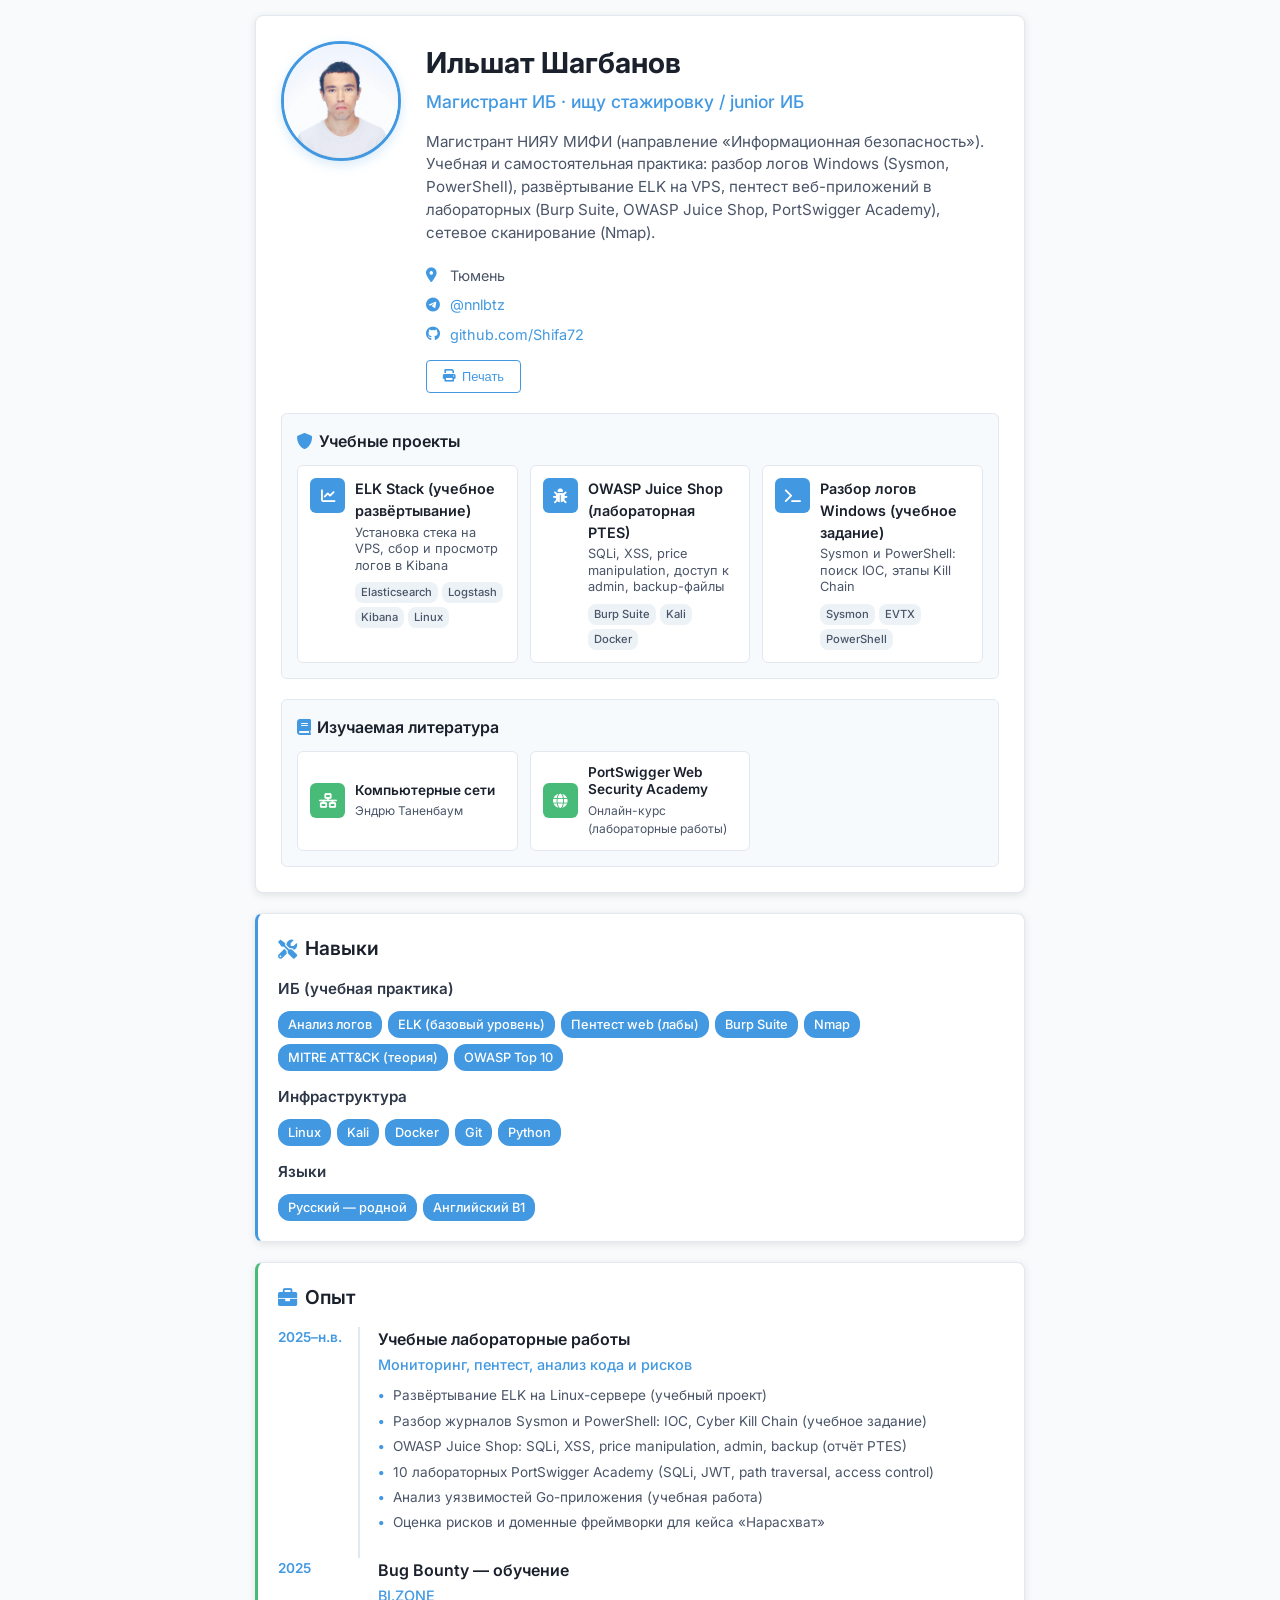
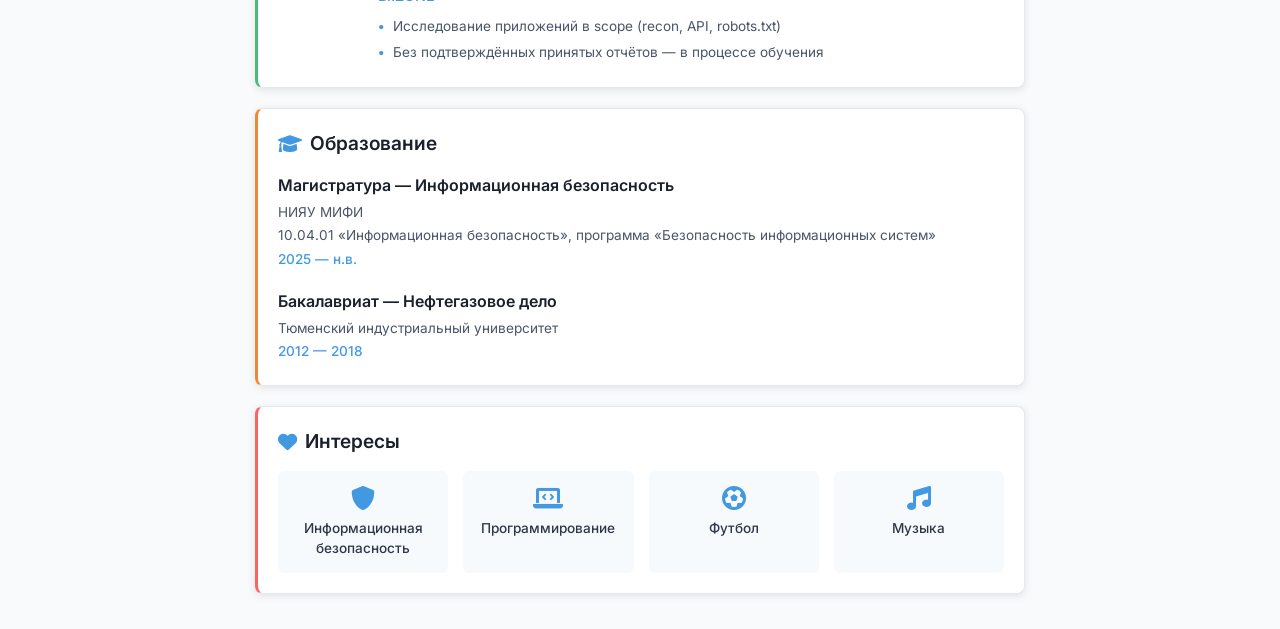
<file: index.html>
<!DOCTYPE html>
<html lang="ru">
    <head>
        <meta charset="UTF-8">
        <meta name="viewport" content="width=device-width, initial-scale=1.0">
        <meta name="description" content="Ильшат Шагбанов — магистрант МИФИ, junior ИБ, учебная практика SOC и пентеста">
        <title>Ильшат Шагбанов — Информационная безопасность</title>
        <link href="style.css" rel="stylesheet"/>
        <link rel="stylesheet" href="https://cdnjs.cloudflare.com/ajax/libs/font-awesome/6.0.0/css/all.min.css">
    </head>

    <body>
        <div class="container">
            <header class="header">
                <div class="profile-section">
                    <img src="IMG_9881.jpg" alt="Ильшат Шагбанов" class="avatar" />
                    <div class="profile-info">
                        <h1>Ильшат Шагбанов</h1>
                        <h2>Магистрант ИБ · ищу стажировку / junior ИБ</h2>
                        <p class="summary">
                            Магистрант НИЯУ МИФИ (направление «Информационная безопасность»).
                            Учебная и самостоятельная практика: разбор логов Windows (Sysmon, PowerShell),
                            развёртывание ELK на VPS, пентест веб-приложений в лабораторных
                            (Burp Suite, OWASP Juice Shop, PortSwigger Academy), сетевое сканирование (Nmap).
                        </p>

                        <div class="contact-info">
                            <div class="contact-item">
                                <i class="fas fa-map-marker-alt"></i>
                                <span>Тюмень</span>
                            </div>
                            <div class="contact-item">
                                <i class="fab fa-telegram"></i>
                                <a href="https://t.me/nnlbtz" target="_blank">@nnlbtz</a>
                            </div>
                            <div class="contact-item">
                                <i class="fab fa-github"></i>
                                <a href="https://github.com/Shifa72" target="_blank">github.com/Shifa72</a>
                            </div>
                        </div>

                        <div class="action-buttons">
                            <button class="btn btn-secondary" onclick="printResume()">
                                <i class="fas fa-print"></i> Печать
                            </button>
                        </div>
                    </div>
                </div>

                <div class="featured-projects">
                    <h3><i class="fas fa-shield-alt"></i> Учебные проекты</h3>
                    <div class="projects-preview">
                        <div class="project-preview-item">
                            <div class="project-icon">
                                <i class="fas fa-chart-line"></i>
                            </div>
                            <div class="project-info">
                                <h4>ELK Stack (учебное развёртывание)</h4>
                                <p>Установка стека на VPS, сбор и просмотр логов в Kibana</p>
                                <div class="project-tech-preview">
                                    <span>Elasticsearch</span>
                                    <span>Logstash</span>
                                    <span>Kibana</span>
                                    <span>Linux</span>
                                </div>
                            </div>
                        </div>
                        <div class="project-preview-item">
                            <div class="project-icon">
                                <i class="fas fa-bug"></i>
                            </div>
                            <div class="project-info">
                                <h4>OWASP Juice Shop (лабораторная PTES)</h4>
                                <p>SQLi, XSS, price manipulation, доступ к admin, backup-файлы</p>
                                <div class="project-tech-preview">
                                    <span>Burp Suite</span>
                                    <span>Kali</span>
                                    <span>Docker</span>
                                </div>
                            </div>
                        </div>
                        <div class="project-preview-item">
                            <div class="project-icon">
                                <i class="fas fa-terminal"></i>
                            </div>
                            <div class="project-info">
                                <h4>Разбор логов Windows (учебное задание)</h4>
                                <p>Sysmon и PowerShell: поиск IOC, этапы Kill Chain</p>
                                <div class="project-tech-preview">
                                    <span>Sysmon</span>
                                    <span>EVTX</span>
                                    <span>PowerShell</span>
                                </div>
                            </div>
                        </div>
                    </div>
                </div>

                <div class="learning-resources">
                    <h3><i class="fas fa-book"></i> Изучаемая литература</h3>
                    <div class="books-grid">
                        <div class="book-item">
                            <div class="book-icon">
                                <i class="fas fa-network-wired"></i>
                            </div>
                            <div class="book-info">
                                <h4>Компьютерные сети</h4>
                                <p>Эндрю Таненбаум</p>
                            </div>
                        </div>
                        <div class="book-item">
                            <div class="book-icon">
                                <i class="fas fa-globe"></i>
                            </div>
                            <div class="book-info">
                                <h4>PortSwigger Web Security Academy</h4>
                                <p>Онлайн-курс (лабораторные работы)</p>
                            </div>
                        </div>
                    </div>
                </div>
            </header>

            <section class="card bg-blue">
                <h2><i class="fas fa-tools"></i> Навыки</h2>
                <div class="skills-grid">
                    <div class="skill-category">
                        <h3>ИБ (учебная практика)</h3>
                        <div class="skill-tags">
                            <span class="skill-tag">Анализ логов</span>
                            <span class="skill-tag">ELK (базовый уровень)</span>
                            <span class="skill-tag">Пентест web (лабы)</span>
                            <span class="skill-tag">Burp Suite</span>
                            <span class="skill-tag">Nmap</span>
                            <span class="skill-tag">MITRE ATT&CK (теория)</span>
                            <span class="skill-tag">OWASP Top 10</span>
                        </div>
                    </div>
                    <div class="skill-category">
                        <h3>Инфраструктура</h3>
                        <div class="skill-tags">
                            <span class="skill-tag">Linux</span>
                            <span class="skill-tag">Kali</span>
                            <span class="skill-tag">Docker</span>
                            <span class="skill-tag">Git</span>
                            <span class="skill-tag">Python</span>
                        </div>
                    </div>
                    <div class="skill-category">
                        <h3>Языки</h3>
                        <div class="skill-tags">
                            <span class="skill-tag">Русский — родной</span>
                            <span class="skill-tag">Английский B1</span>
                        </div>
                    </div>
                </div>
            </section>

            <section class="card bg-green">
                <h2><i class="fas fa-briefcase"></i> Опыт</h2>
                <div class="timeline">
                    <div class="timeline-item">
                        <div class="timeline-date">2025–н.в.</div>
                        <div class="timeline-content">
                            <h3>Учебные лабораторные работы</h3>
                            <h4>Мониторинг, пентест, анализ кода и рисков</h4>
                            <ul>
                                <li>Развёртывание ELK на Linux-сервере (учебный проект)</li>
                                <li>Разбор журналов Sysmon и PowerShell: IOC, Cyber Kill Chain (учебное задание)</li>
                                <li>OWASP Juice Shop: SQLi, XSS, price manipulation, admin, backup (отчёт PTES)</li>
                                <li>10 лабораторных PortSwigger Academy (SQLi, JWT, path traversal, access control)</li>
                                <li>Анализ уязвимостей Go-приложения (учебная работа)</li>
                                <li>Оценка рисков и доменные фреймворки для кейса «Нарасхват»</li>
                            </ul>
                        </div>
                    </div>
                    <div class="timeline-item">
                        <div class="timeline-date">2025</div>
                        <div class="timeline-content">
                            <h3>Bug Bounty — обучение</h3>
                            <h4>BI.ZONE</h4>
                            <ul>
                                <li>Исследование приложений в scope (recon, API, robots.txt)</li>
                                <li>Без подтверждённых принятых отчётов — в процессе обучения</li>
                            </ul>
                        </div>
                    </div>
                </div>
            </section>

            <section class="card bg-yellow">
                <h2><i class="fas fa-graduation-cap"></i> Образование</h2>
                <div class="education-item">
                    <h3>Магистратура — Информационная безопасность</h3>
                    <p>НИЯУ МИФИ</p>
                    <p>10.04.01 «Информационная безопасность», программа «Безопасность информационных систем»</p>
                    <p class="education-year">2025 — н.в.</p>
                </div>
                <div class="education-item" style="margin-top: 20px;">
                    <h3>Бакалавриат — Нефтегазовое дело</h3>
                    <p>Тюменский индустриальный университет</p>
                    <p class="education-year">2012 — 2018</p>
                </div>
            </section>

            <section class="card bg-red">
                <h2><i class="fas fa-heart"></i> Интересы</h2>
                <div class="interests-grid">
                    <div class="interest-item">
                        <i class="fas fa-shield-alt"></i>
                        <span>Информационная безопасность</span>
                    </div>
                    <div class="interest-item">
                        <i class="fas fa-laptop-code"></i>
                        <span>Программирование</span>
                    </div>
                    <div class="interest-item">
                        <i class="fas fa-futbol"></i>
                        <span>Футбол</span>
                    </div>
                    <div class="interest-item">
                        <i class="fas fa-music"></i>
                        <span>Музыка</span>
                    </div>
                </div>
            </section>
        </div>

        <script src="script.js"></script>

        <!-- Yandex.Metrika counter -->
        <script type="text/javascript">
            (function(m,e,t,r,i,k,a){
                m[i]=m[i]||function(){(m[i].a=m[i].a||[]).push(arguments)};
                m[i].l=1*new Date();
                for (var j = 0; j < document.scripts.length; j++) {if (document.scripts[j].src === r) { return; }}
                k=e.createElement(t),a=e.getElementsByTagName(t)[0],k.async=1,k.src=r,a.parentNode.insertBefore(k,a)
            })(window, document,'script','https://mc.yandex.ru/metrika/tag.js?id=110201601', 'ym');

            ym(110201601, 'init', {ssr:true, webvisor:true, clickmap:true, ecommerce:"dataLayer", referrer: document.referrer, url: location.href, accurateTrackBounce:true, trackLinks:true});
        </script>
        <noscript><div><img src="https://mc.yandex.ru/watch/110201601" style="position:absolute; left:-9999px;" alt="" /></div></noscript>
        <!-- /Yandex.Metrika counter -->
    </body>
</html>
</file>
<file: style.css>
@import url('https://fonts.googleapis.com/css2?family=Inter:wght@300;400;500;600;700&display=swap');

* {
    margin: 0;
    padding: 0;
    box-sizing: border-box;
}

body {
    background: #f8fafc;
    color: #2d3748;
    font-family: 'Inter', sans-serif;
    line-height: 1.5;
    min-height: 100vh;
    font-size: 14px;
}

.container {
    max-width: 800px;
    margin: 0 auto;
    padding: 15px;
}

/* Header Styles */
.header {
    background: white;
    border-radius: 8px;
    padding: 25px;
    margin-bottom: 20px;
    box-shadow: 0 2px 8px rgba(0, 0, 0, 0.1);
    border: 1px solid #e2e8f0;
}

.profile-section {
    display: flex;
    gap: 25px;
    align-items: flex-start;
}

.avatar {
    width: 120px;
    height: 120px;
    border-radius: 50%;
    object-fit: cover;
    border: 3px solid #4299e1;
    box-shadow: 0 4px 12px rgba(66, 153, 225, 0.2);
}

.profile-info h1 {
    font-size: 1.8rem;
    font-weight: 700;
    color: #1a202c;
    margin-bottom: 5px;
}

.profile-info h2 {
    font-size: 1.1rem;
    font-weight: 500;
    color: #4299e1;
    margin-bottom: 15px;
}

.summary {
    color: #4a5568;
    font-size: 0.95rem;
    line-height: 1.5;
    margin-bottom: 20px;
}

.contact-info {
    display: flex;
    flex-direction: column;
    gap: 8px;
    margin-bottom: 15px;
}

.contact-item {
    display: flex;
    align-items: center;
    gap: 8px;
    color: #4a5568;
    font-size: 0.9rem;
}

.contact-item i {
    width: 16px;
    color: #4299e1;
}

.contact-item a {
    color: #4299e1;
    text-decoration: none;
    transition: color 0.2s ease;
}

.contact-item a:hover {
    color: #3182ce;
    text-decoration: underline;
}

/* Featured Projects in Header */
.featured-projects {
    margin-top: 20px;
    padding: 15px;
    background: #f7fafc;
    border-radius: 6px;
    border: 1px solid #e2e8f0;
}

.featured-projects h3 {
    font-size: 1rem;
    font-weight: 600;
    color: #1a202c;
    margin-bottom: 12px;
    display: flex;
    align-items: center;
    gap: 6px;
}

.featured-projects h3 i {
    color: #4299e1;
}

.projects-preview {
    display: grid;
    grid-template-columns: 1fr 1fr 1fr;
    gap: 12px;
}

.project-preview-item {
    display: flex;
    gap: 10px;
    padding: 12px;
    background: white;
    border-radius: 6px;
    border: 1px solid #e2e8f0;
    transition: transform 0.2s ease;
}

.project-preview-item:hover {
    transform: translateY(-1px);
    box-shadow: 0 2px 8px rgba(66, 153, 225, 0.15);
}

.project-icon {
    width: 35px;
    height: 35px;
    background: #4299e1;
    border-radius: 6px;
    display: flex;
    align-items: center;
    justify-content: center;
    flex-shrink: 0;
}

.project-icon i {
    color: white;
    font-size: 0.9rem;
}

.project-info {
    flex: 1;
}

.project-info h4 {
    font-size: 0.9rem;
    font-weight: 600;
    color: #1a202c;
    margin-bottom: 3px;
}

.project-info h4 a {
    color: #1a202c;
    text-decoration: none;
    transition: color 0.2s ease;
}

.project-info h4 a:hover {
    color: #4299e1;
    text-decoration: underline;
}

.project-info p {
    font-size: 0.8rem;
    color: #4a5568;
    margin-bottom: 8px;
    line-height: 1.3;
}

.project-tech-preview {
    display: flex;
    flex-wrap: wrap;
    gap: 4px;
}

.project-tech-preview span {
    background: #edf2f7;
    color: #4a5568;
    padding: 2px 6px;
    border-radius: 8px;
    font-size: 0.7rem;
    font-weight: 500;
}

/* Learning Resources */
.learning-resources {
    margin-top: 20px;
    padding: 15px;
    background: #f7fafc;
    border-radius: 6px;
    border: 1px solid #e2e8f0;
    width: 100%;
}

.learning-resources h3 {
    font-size: 1rem;
    font-weight: 600;
    color: #1a202c;
    margin-bottom: 12px;
    display: flex;
    align-items: center;
    gap: 6px;
}

.learning-resources h3 i {
    color: #4299e1;
}

.books-grid {
    display: grid;
    grid-template-columns: 1fr 1fr 1fr;
    gap: 12px;
    width: 100%;
    align-items: stretch;
    justify-items: stretch;
}

.book-item {
    display: flex;
    gap: 10px;
    padding: 12px;
    background: white;
    border-radius: 6px;
    border: 1px solid #e2e8f0;
    transition: transform 0.2s ease;
    height: 100%;
    align-items: center;
}

.book-item:hover {
    transform: translateY(-1px);
    box-shadow: 0 2px 8px rgba(66, 153, 225, 0.15);
}

.book-icon {
    width: 35px;
    height: 35px;
    background: #48bb78;
    border-radius: 6px;
    display: flex;
    align-items: center;
    justify-content: center;
    flex-shrink: 0;
}

.book-icon i {
    color: white;
    font-size: 0.9rem;
}

.book-info h4 {
    font-size: 0.85rem;
    font-weight: 600;
    color: #1a202c;
    margin-bottom: 3px;
    line-height: 1.3;
}

.book-info p {
    font-size: 0.75rem;
    color: #4a5568;
    margin: 0;
}

.action-buttons {
    display: flex;
    gap: 10px;
    margin-top: 15px;
    flex-wrap: wrap;
}

.btn-secondary {
    background: transparent !important;
    color: #4299e1 !important;
    border: 1px solid #4299e1 !important;
    padding: 8px 16px !important;
    font-size: 0.8rem !important;
    width: auto !important;
    text-decoration: none !important;
    display: inline-flex !important;
    align-items: center !important;
    gap: 6px !important;
}

.btn-secondary:hover {
    background: #4299e1 !important;
    color: white !important;
    transform: translateY(-1px);
}

/* Card Styles */
.card {
    background: white;
    border-radius: 8px;
    padding: 20px;
    margin-bottom: 20px;
    box-shadow: 0 2px 8px rgba(0, 0, 0, 0.1);
    border: 1px solid #e2e8f0;
}

.card h2 {
    font-size: 1.2rem;
    font-weight: 600;
    color: #1a202c;
    margin-bottom: 15px;
    display: flex;
    align-items: center;
    gap: 8px;
}

.card h2 i {
    color: #4299e1;
}

/* Background Colors */
.bg-blue {
    border-left: 3px solid #4299e1;
}

.bg-green {
    border-left: 3px solid #48bb78;
}

.bg-yellow {
    border-left: 3px solid #ed8936;
}

.bg-red {
    border-left: 3px solid #f56565;
}

.bg-light {
    border-left: 3px solid #a0aec0;
}

/* Skills Section */
.skills-grid {
    display: grid;
    gap: 15px;
}

.skill-category h3 {
    font-size: 0.95rem;
    font-weight: 600;
    color: #2d3748;
    margin-bottom: 10px;
}

.skill-tags {
    display: flex;
    flex-wrap: wrap;
    gap: 6px;
}

.skill-tag {
    background: #4299e1;
    color: white;
    padding: 4px 10px;
    border-radius: 12px;
    font-size: 0.8rem;
    font-weight: 500;
    transition: transform 0.2s ease;
}

.skill-tag:hover {
    transform: scale(1.02);
}

/* Timeline Styles */
.timeline {
    display: flex;
    flex-direction: column;
    gap: 20px;
}

.timeline-item {
    display: flex;
    gap: 20px;
    position: relative;
}

.timeline-item::before {
    content: '';
    position: absolute;
    left: 80px;
    top: 0;
    bottom: -20px;
    width: 2px;
    background: #e2e8f0;
}

.timeline-item:last-child::before {
    display: none;
}

.timeline-date {
    min-width: 80px;
    font-weight: 600;
    color: #4299e1;
    font-size: 0.85rem;
}

.timeline-content h3 {
    font-size: 1rem;
    font-weight: 600;
    color: #1a202c;
    margin-bottom: 3px;
}

.timeline-content h4 {
    font-size: 0.9rem;
    font-weight: 500;
    color: #4299e1;
    margin-bottom: 10px;
}

.timeline-content ul {
    list-style: none;
    padding-left: 0;
}

.timeline-content li {
    position: relative;
    padding-left: 15px;
    margin-bottom: 5px;
    color: #4a5568;
    font-size: 0.85rem;
}

.timeline-content li::before {
    content: '•';
    position: absolute;
    left: 0;
    color: #4299e1;
    font-weight: bold;
}

/* Education Section */
.education-item h3 {
    font-size: 1rem;
    font-weight: 600;
    color: #1a202c;
    margin-bottom: 5px;
}

.education-item p {
    color: #4a5568;
    margin-bottom: 3px;
    font-size: 0.85rem;
}

.education-year {
    color: #4299e1 !important;
    font-weight: 500;
}

/* Interests Section */
.interests-grid {
    display: grid;
    grid-template-columns: repeat(auto-fit, minmax(120px, 1fr));
    gap: 15px;
}

.interest-item {
    display: flex;
    flex-direction: column;
    align-items: center;
    gap: 8px;
    padding: 15px;
    background: #f7fafc;
    border-radius: 6px;
    transition: transform 0.2s ease;
}

.interest-item:hover {
    transform: translateY(-2px);
    background: #edf2f7;
}

.interest-item i {
    font-size: 1.5rem;
    color: #4299e1;
}

.interest-item span {
    font-weight: 500;
    color: #2d3748;
    text-align: center;
    font-size: 0.85rem;
}





.btn {
    background: #4299e1;
    color: white;
    border: none;
    padding: 10px 20px;
    border-radius: 4px;
    font-size: 0.85rem;
    font-weight: 500;
    cursor: pointer;
    transition: background 0.2s ease;
    display: flex;
    align-items: center;
    gap: 8px;
    justify-content: center;
    width: 100%;
}

.btn:hover {
    background: #3182ce;
}

/* Responsive Design */
@media (max-width: 768px) {
    .container {
        padding: 10px;
    }
    
    .header {
        padding: 20px;
    }
    
    .profile-section {
        flex-direction: column;
        text-align: center;
        gap: 20px;
    }
    
    .avatar {
        width: 100px;
        height: 100px;
        margin: 0 auto;
    }
    
    .profile-info h1 {
        font-size: 1.5rem;
    }
    
    .contact-info {
        align-items: center;
    }
    
    .timeline-item {
        flex-direction: column;
        gap: 10px;
    }
    
    .timeline-item::before {
        display: none;
    }
    
    .form-row {
        grid-template-columns: 1fr;
    }
    
    .interests-grid {
        grid-template-columns: repeat(2, 1fr);
    }
    
    .card {
        padding: 15px;
    }
    
    .featured-projects {
        margin: 15px 0;
        padding: 12px;
    }
    
    .project-preview-item {
        flex-direction: column;
        text-align: center;
        gap: 8px;
    }
    
    .project-icon {
        margin: 0 auto;
    }
    
    .projects-preview {
        grid-template-columns: 1fr 1fr;
    }
    
    .action-buttons {
        justify-content: center;
    }
    
    .learning-resources {
        margin-top: 20px;
        padding: 15px;
        background: #f7fafc;
        border-radius: 6px;
        border: 1px solid #e2e8f0;
    }
    
    .books-grid {
        grid-template-columns: 1fr 1fr;
        width: 100%;
        align-items: stretch;
        justify-items: stretch;
    }
}

@media (max-width: 480px) {
    .profile-info h1 {
        font-size: 1.3rem;
    }
    
    .interests-grid {
        grid-template-columns: 1fr;
    }
    
    .skill-tags {
        justify-content: center;
    }
    
    .books-grid {
        grid-template-columns: 1fr;
        width: 100%;
        align-items: stretch;
        justify-items: stretch;
    }
    
    .projects-preview {
        grid-template-columns: 1fr;
    }
}

/* Print Styles */
@media print {
    body {
        background: white !important;
        color: black !important;
        font-size: 12px !important;
    }
    
    .container {
        max-width: none !important;
        padding: 0 !important;
    }
    
    .header {
        box-shadow: none !important;
        border: 1px solid #ddd !important;
        padding: 15px !important;
    }
    
    .card {
        box-shadow: none !important;
        border: 1px solid #ddd !important;
        page-break-inside: avoid;
        padding: 15px !important;
        margin-bottom: 15px !important;
    }
    
    .action-buttons {
        display: none !important;
    }
    
    .btn {
        background: #333 !important;
        color: white !important;
    }
    
    .skill-tag {
        background: #333 !important;
        color: white !important;
    }
    
    .timeline-item::before {
        background: #333 !important;
    }
    
    .interest-item {
        background: #f5f5f5 !important;
    }
    
    .featured-projects {
        background: #f9f9f9 !important;
    }
}
</file>
